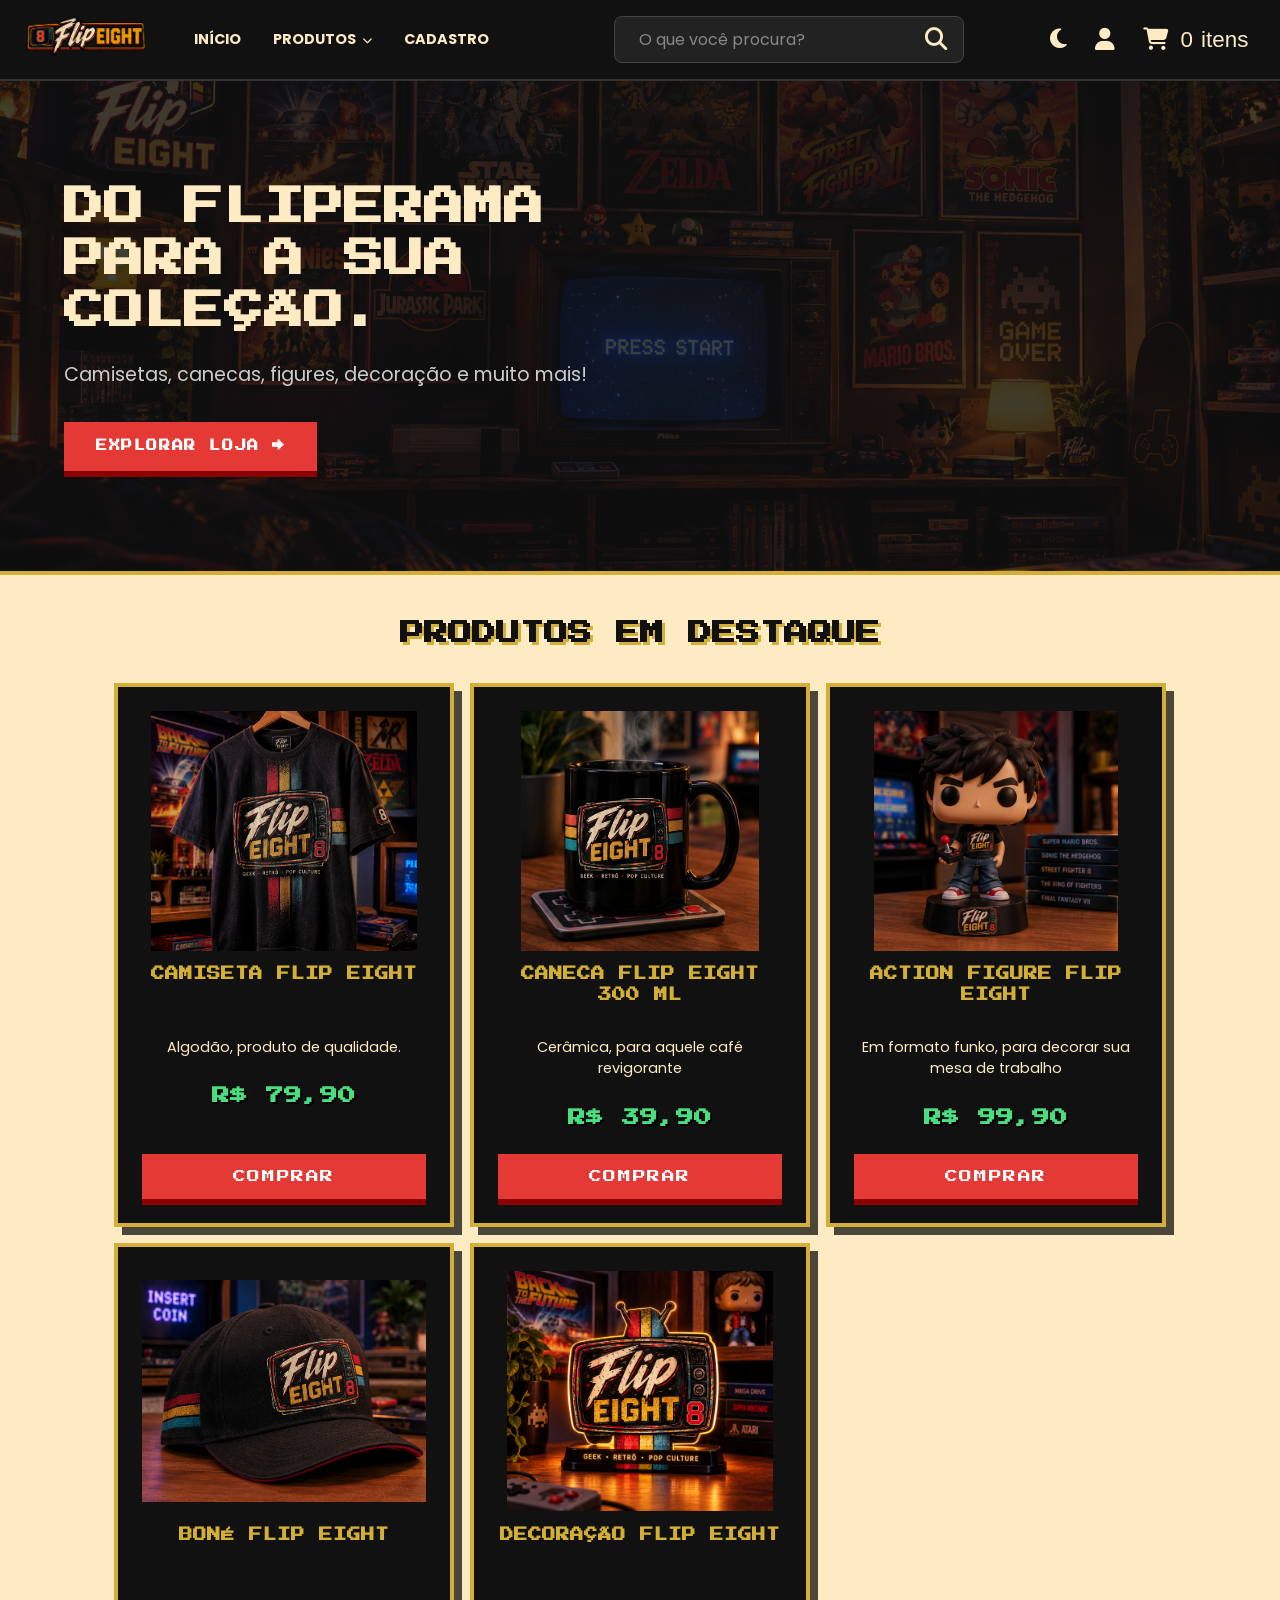
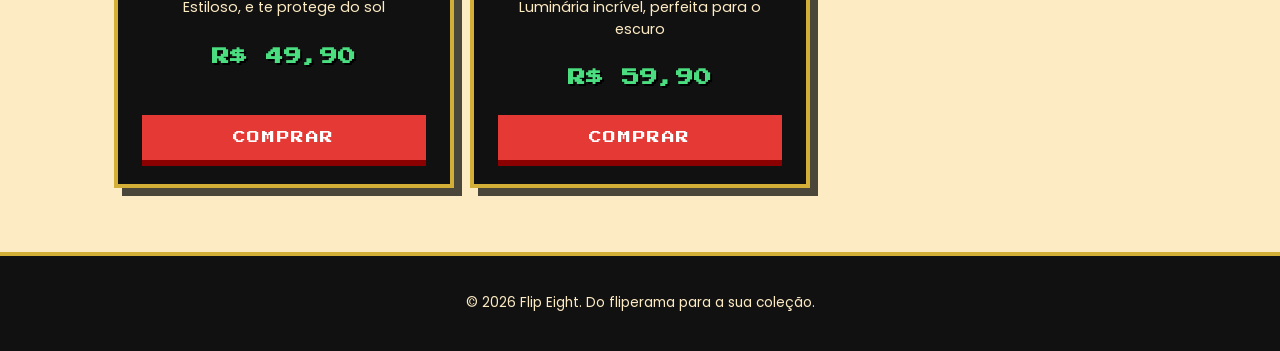
<file: index.html>
<!doctype html>
<html lang="pt-BR">
  <head>
    <meta charset="UTF-8" />
    <meta name="viewport" content="width=device-width, initial-scale=1.0" />
    <title>Flip Eight</title>

    <link rel="preconnect" href="https://fonts.googleapis.com" />
    <link rel="preconnect" href="https://fonts.gstatic.com" crossorigin />
    <link
      rel="stylesheet"
      href="https://fonts.googleapis.com/css2?family=Poppins:wght@400;700&display=swap"
    />
    <link
      rel="stylesheet"
      href="https://fonts.googleapis.com/css2?family=Press+Start+2P&display=swap"
    />
    <link
      rel="stylesheet"
      href="https://cdnjs.cloudflare.com/ajax/libs/font-awesome/6.4.0/css/all.min.css"
    />
    <link rel="icon" type="image/png" href="img/favicon.png" />

    <link rel="stylesheet" href="style.css" />
  </head>

  <body>
    <!-- =========================================
       Cabeçalho e menuzinho de navegação
    ========================================= -->

    <header class="cabecalho">
      <div class="logo-container">
        <a href="index.html">
          <img src="img/logo.png" alt="Flip Eight" class="logo" />
        </a>
      </div>

      <nav class="menu-principal">
        <button
          class="btn-hamburguer"
          aria-label="Abrir Menu"
          onclick="alternarMenu()"
        >
          ☰
        </button>

        <ul id="lista-menu">
          <li><a href="index.html">INÍCIO</a></li>

          <li class="dropdown">
            <a href="produtos.html" class="dropbtn"
              >PRODUTOS<i
                class="fa-solid fa-chevron-down"
                style="font-size: 0.7em; margin-left: 6px"
              >
              </i
            ></a>
            <ul class="dropdown-conteudo" id="drop-categorias">
              <li><a href="produtos.html?categoria=camisetas">Camisetas</a></li>
              <li><a href="produtos.html?categoria=canecas">Canecas</a></li>
              <li><a href="produtos.html?categoria=bones">Bonés</a></li>
              <li><a href="produtos.html?categoria=figures">Figures</a></li>
              <li><a href="produtos.html?categoria=decoracao">Decoração</a></li>
            </ul>
          </li>

          <li><a href="cadastro.html">CADASTRO</a></li>
        </ul>
      </nav>

      <div class="barra-pesquisa">
        <input
          type="text"
          placeholder="O que você procura?"
          aria-label="Campo de busca"
        />
        <button aria-label="Buscar" class="icone btn-busca">
          <i class="fa-solid fa-magnifying-glass"></i>
        </button>
      </div>

      <div class="icones-acao">
        <button
          id="btn-tema"
          aria-label="Alternar Tema"
          class="icone"
          onclick="alternarTema()"
        >
          <i class="fa-solid fa-moon"></i>
        </button>

        <button aria-label="Perfil" class="icone">
          <i class="fa-solid fa-user"></i>
        </button>

        <button
          aria-label="Carrinho"
          class="icone carrinho-btn"
          onclick="alternarCarrinho()"
        >
          <i class="fa-solid fa-cart-shopping"></i>
          <span id="contador" class="badge-carrinho">0</span>
          <span id="palavra">itens</span>
        </button>
      </div>
    </header>

    <!-- =========================================
       Banner Principal
    ========================================= -->

    <section class="hero">
      <div class="hero-conteudo">
        <h1>DO FLIPERAMA PARA A SUA COLEÇÃO.</h1>
        <p>Camisetas, canecas, figures, decoração e muito mais!</p>
        <a href="produtos.html" class="btn-explorar">EXPLORAR LOJA &rarr;</a>
      </div>
    </section>

    <div id="aviso" class="toast"></div>

    <div
      id="fundo-carrinho"
      class="fundo-carrinho"
      onclick="fecharCarrinho()"
    ></div>

    <aside
      id="painel-carrinho"
      class="painel-carrinho"
      aria-label="Meu carrinho"
    >
      <div class="carrinho-topo">
        <button
          type="button"
          class="btn-fechar"
          aria-label="Fechar carrinho"
          onclick="fecharCarrinho()"
        >
          <i class="fa-solid fa-xmark"></i>
        </button>

        <h2>Meu carrinho</h2>
      </div>

      <div class="carrinho-corpo">
        <ul id="lista-carrinho"></ul>
      </div>

      <div class="carrinho-rodape">
        <p class="total-carrinho">Total: <span id="total">R$ 0,00</span></p>
        <button type="button" onclick="enviarWhatsApp()">
          Pedir no WhatsApp
        </button>
        <button type="button" onclick="limparCarrinho()">
          Esvaziar Carrinho
        </button>
      </div>
    </aside>

    <!-- =========================================
       Vitrines
    ========================================= -->

    <main id="vitrine-produtos">
      <h2>Produtos em Destaque</h2>

      <section class="vitrine" id="vitrine-destaque"></section>
    </main>

    <!-- =========================================
       Rodapé
    ========================================= -->

    <footer class="rodape">
      <p>&copy; 2026 Flip Eight. Do fliperama para a sua coleção.</p>
    </footer>

    <!-- =========================================
       Script
    ========================================= -->

    <script src="script.js"></script>
  </body>
</html>
</file>
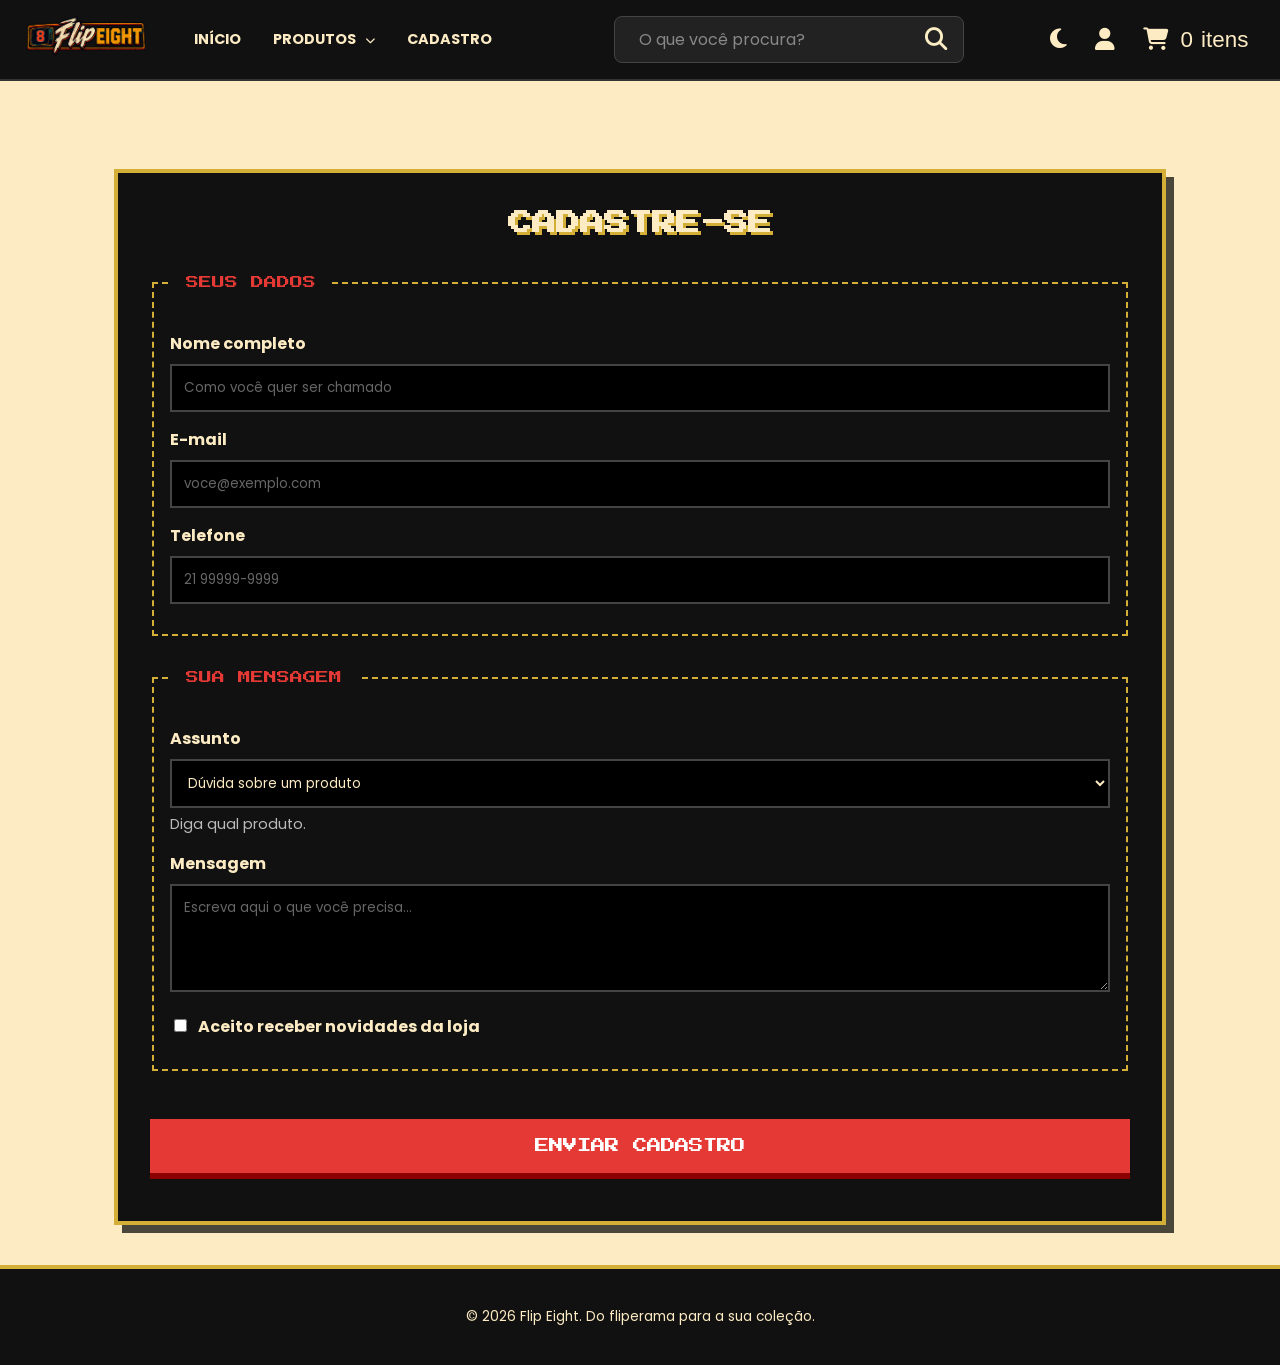
<file: cadastro.html>
<!doctype html>
<html lang="pt-BR">
  <head>
    <meta charset="UTF-8" />
    <meta name="viewport" content="width=device-width, initial-scale=1.0" />
    <title>Flip Eight - Cadastro</title>

    <link rel="preconnect" href="https://fonts.googleapis.com" />
    <link rel="preconnect" href="https://fonts.gstatic.com" crossorigin />
    <link
      rel="stylesheet"
      href="https://fonts.googleapis.com/css2?family=Poppins:wght@400;700&display=swap"
    />
    <link
      rel="stylesheet"
      href="https://fonts.googleapis.com/css2?family=Press+Start+2P&display=swap"
    />
    <link
      rel="stylesheet"
      href="https://cdnjs.cloudflare.com/ajax/libs/font-awesome/6.4.0/css/all.min.css"
    />
    <link rel="icon" type="image/png" href="img/favicon.png" />

    <link rel="stylesheet" href="style.css" />
  </head>
  <body>
    <!-- =========================================
       Cabeçalho e Menu
    ========================================= -->

    <header class="cabecalho">
      <div class="logo-container">
        <a href="index.html">
          <img src="img/logo.png" alt="Flip Eight" class="logo" />
        </a>
      </div>

      <nav class="menu-principal">
        <button
          class="btn-hamburguer"
          aria-label="Abrir Menu"
          onclick="alternarMenu()"
        >
          ☰
        </button>

        <ul id="lista-menu">
          <li><a href="index.html">INÍCIO</a></li>

          <li class="dropdown">
            <a href="produtos.html" class="dropbtn"
              >PRODUTOS
              <i
                class="fa-solid fa-chevron-down"
                style="font-size: 0.7em; margin-left: 6px"
              ></i
            ></a>
            <ul class="dropdown-conteudo" id="drop-categorias">
              <li><a href="produtos.html?categoria=camisetas">Camisetas</a></li>
              <li><a href="produtos.html?categoria=canecas">Canecas</a></li>
              <li><a href="produtos.html?categoria=bones">Bonés</a></li>
              <li><a href="produtos.html?categoria=figures">Figures</a></li>
              <li><a href="produtos.html?categoria=decoracao">Decoração</a></li>
            </ul>
          </li>

          <li><a href="cadastro.html">CADASTRO</a></li>
        </ul>
      </nav>

      <div class="barra-pesquisa">
        <input
          type="text"
          placeholder="O que você procura?"
          aria-label="Campo de busca"
        />
        <button aria-label="Buscar" class="icone btn-busca">
          <i class="fa-solid fa-magnifying-glass"></i>
        </button>
      </div>

      <div class="icones-acao">
        <button
          id="btn-tema"
          aria-label="Alternar Tema"
          class="icone"
          onclick="alternarTema()"
        >
          <i class="fa-solid fa-moon"></i>
        </button>

        <button aria-label="Perfil" class="icone">
          <i class="fa-solid fa-user"></i>
        </button>

        <button
          aria-label="Carrinho"
          class="icone carrinho-btn"
          onclick="alternarCarrinho()"
        >
          <i class="fa-solid fa-cart-shopping"></i>
          <span id="contador" class="badge-carrinho">0</span>
          <span id="palavra">itens</span>
        </button>
      </div>
    </header>

    <!-- =========================================
       Conteúdo Principal - Formulário de Cadastro
    ========================================= -->

    <main>
      <section id="cadastro">
        <h2>Cadastre-se</h2>
        <form
          action=""
          method="post"
          onsubmit="return validarCadastro();"
          novalidate
        >
          <fieldset>
            <legend>Seus dados</legend>
            <label for="nome">Nome completo</label>
            <input
              type="text"
              id="nome"
              name="nome"
              placeholder="Como você quer ser chamado"
              required
              minlength="3"
              maxlength="80"
              oninput="conferirNome()"
            />
            <p id="erro-nome" class="erro"></p>

            <label for="email">E-mail</label>
            <input
              type="email"
              id="email"
              name="email"
              placeholder="voce@exemplo.com"
              required
            />
            <p id="erro-email" class="erro"></p>

            <label for="telefone">Telefone</label>
            <input
              type="tel"
              id="telefone"
              name="telefone"
              pattern="[0-9]{2} [0-9]{5}-[0-9]{4}"
              placeholder="21 99999-9999"
              required
            />
            <p id="erro-telefone" class="erro"></p>
          </fieldset>

          <fieldset>
            <legend>Sua mensagem</legend>

            <label for="assunto">Assunto</label>
            <select id="assunto" name="assunto" onchange="mudarDica()">
              <option value="duvida">Dúvida sobre um produto</option>
              <option value="pedido">Acompanhar um pedido</option>
              <option value="troca">Troca ou devolução</option>
              <option value="parceria">Parceria</option>
            </select>
            <p id="dica" class="dica">Diga qual produto.</p>

            <label for="mensagem">Mensagem</label>
            <textarea
              id="mensagem"
              name="mensagem"
              rows="4"
              placeholder="Escreva aqui o que você precisa..."
            ></textarea>
            <p id="erro-mensagem" class="erro"></p>

            <label>
              <input type="checkbox" id="aceite" name="aceite" required />
              Aceito receber novidades da loja
            </label>
            <p id="erro-aceite" class="erro"></p>
          </fieldset>

          <button type="submit">Enviar cadastro</button>
          <p id="resultado" class="aviso"></p>
        </form>
      </section>
    </main>

    <!-- =========================================
       Rodapé
    ========================================= -->

    <footer class="rodape">
      <p>&copy; 2026 Flip Eight. Do fliperama para a sua coleção.</p>
    </footer>

    <!-- =========================================
       Carrinho
    ========================================= -->

    <div id="aviso" class="toast"></div>
    <div
      id="fundo-carrinho"
      class="fundo-carrinho"
      onclick="fecharCarrinho()"
    ></div>

    <aside
      id="painel-carrinho"
      class="painel-carrinho"
      aria-label="Meu carrinho"
    >
      <div class="carrinho-topo">
        <button
          type="button"
          class="btn-fechar"
          aria-label="Fechar carrinho"
          onclick="fecharCarrinho()"
        >
          <i class="fa-solid fa-xmark"></i>
        </button>
        <h2>Meu carrinho</h2>
      </div>
      <div class="carrinho-corpo">
        <ul id="lista-carrinho"></ul>
      </div>
      <div class="carrinho-rodape">
        <p class="total-carrinho">Total: <span id="total">R$ 0,00</span></p>
        <button type="button" onclick="enviarWhatsApp()">
          Pedir no WhatsApp
        </button>
        <button type="button" onclick="limparCarrinho()">
          Esvaziar Carrinho
        </button>
      </div>
    </aside>

    <script src="script.js"></script>
  </body>
</html>
</file>
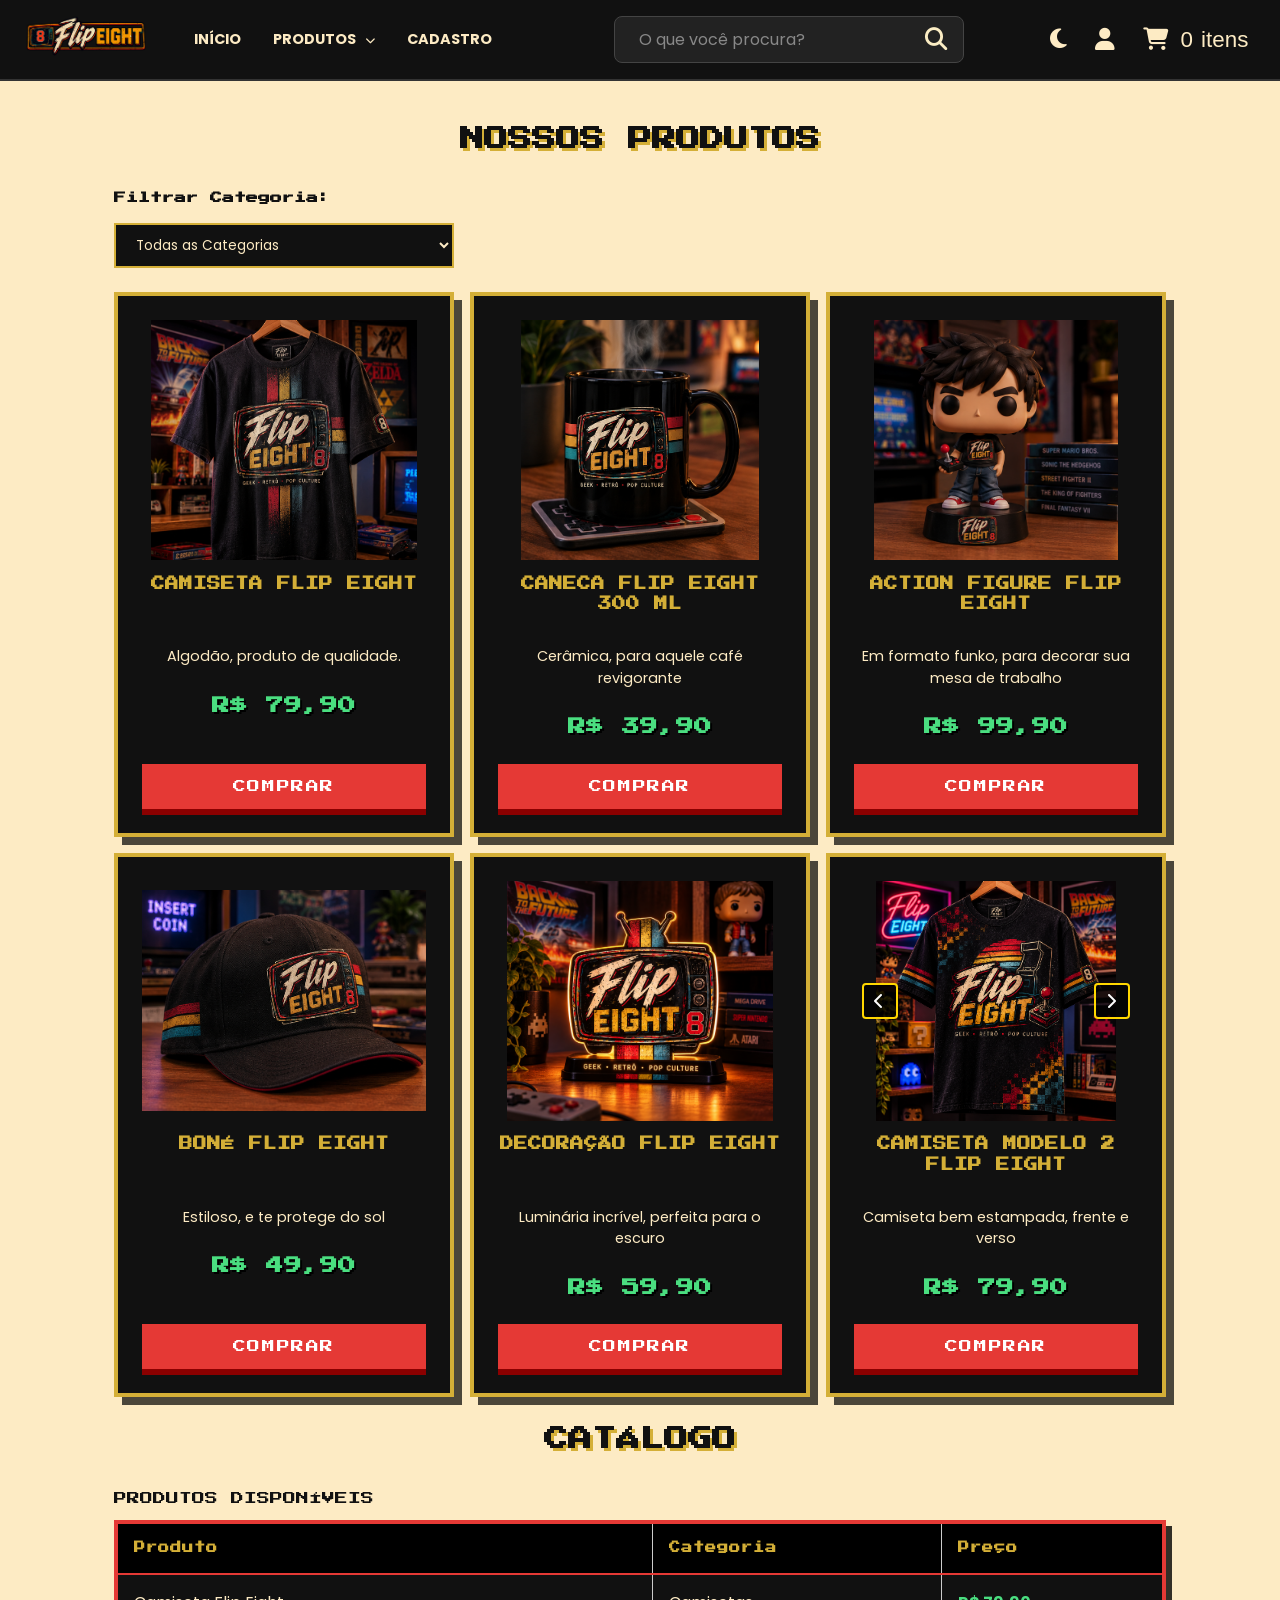
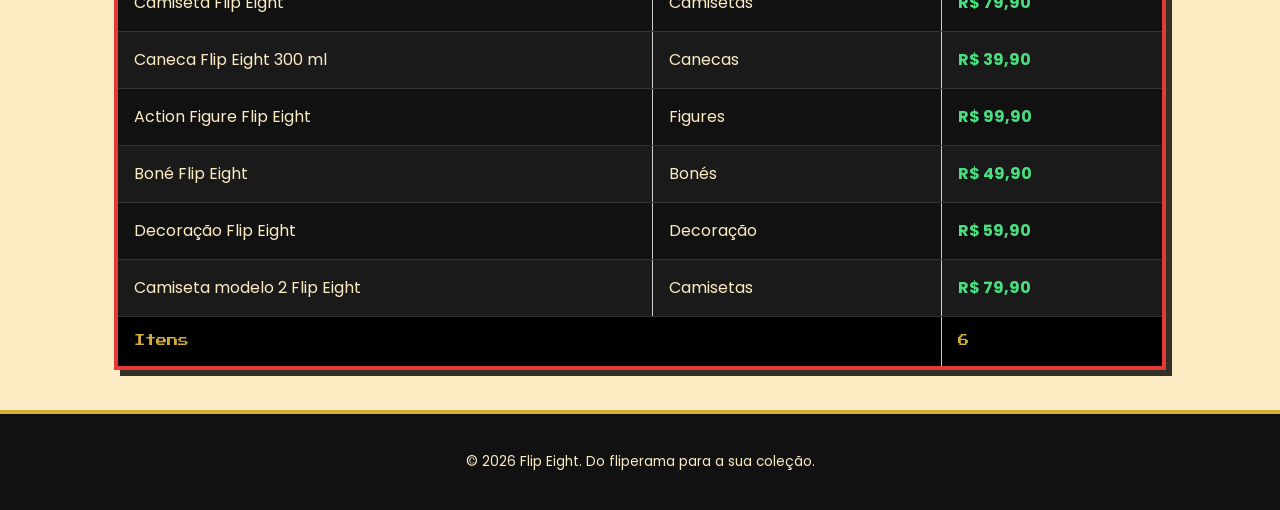
<file: produtos.html>
<!doctype html>
<html lang="pt-BR">
  <head>
    <meta charset="UTF-8" />
    <meta name="viewport" content="width=device-width, initial-scale=1.0" />
    <title>Flip Eight - Produtos</title>

    <link rel="preconnect" href="https://fonts.googleapis.com" />
    <link rel="preconnect" href="https://fonts.gstatic.com" crossorigin />
    <link
      rel="stylesheet"
      href="https://fonts.googleapis.com/css2?family=Poppins:wght@400;700&display=swap"
    />
    <link
      rel="stylesheet"
      href="https://fonts.googleapis.com/css2?family=Press+Start+2P&display=swap"
    />
    <link
      rel="stylesheet"
      href="https://cdnjs.cloudflare.com/ajax/libs/font-awesome/6.4.0/css/all.min.css"
    />
    <link rel="icon" type="image/png" href="img/favicon.png" />

    <link rel="stylesheet" href="style.css" />
  </head>

  <body>
    <!-- =========================================
        Cabeçalho e Menu
        ========================================= -->

    <header class="cabecalho">
      <div class="logo-container">
        <a href="index.html">
          <img src="img/logo.png" alt="Flip Eight" class="logo" />
        </a>
      </div>

      <nav class="menu-principal">
        <button
          class="btn-hamburguer"
          aria-label="Abrir Menu"
          onclick="alternarMenu()"
        >
          ☰
        </button>

        <ul id="lista-menu">
          <li><a href="index.html">INÍCIO</a></li>

          <li class="dropdown">
            <a href="produtos.html" class="dropbtn"
              >PRODUTOS
              <i
                class="fa-solid fa-chevron-down"
                style="font-size: 0.7em; margin-left: 6px"
              ></i
            ></a>
            <ul class="dropdown-conteudo" id="drop-categorias">
              <li><a href="produtos.html?categoria=camisetas">Camisetas</a></li>
              <li><a href="produtos.html?categoria=canecas">Canecas</a></li>
              <li><a href="produtos.html?categoria=bones">Bonés</a></li>
              <li><a href="produtos.html?categoria=figures">Figures</a></li>
              <li><a href="produtos.html?categoria=decoracao">Decoração</a></li>
            </ul>
          </li>

          <li><a href="cadastro.html">CADASTRO</a></li>
        </ul>
      </nav>

      <div class="barra-pesquisa">
        <input
          type="text"
          placeholder="O que você procura?"
          aria-label="Campo de busca"
        />
        <button aria-label="Buscar" class="icone btn-busca">
          <i class="fa-solid fa-magnifying-glass"></i>
        </button>
      </div>

      <div class="icones-acao">
        <button
          id="btn-tema"
          aria-label="Alternar Tema"
          class="icone"
          onclick="alternarTema()"
        >
          <i class="fa-solid fa-moon"></i>
        </button>

        <button aria-label="Perfil" class="icone">
          <i class="fa-solid fa-user"></i>
        </button>

        <button
          aria-label="Carrinho"
          class="icone carrinho-btn"
          onclick="alternarCarrinho()"
        >
          <i class="fa-solid fa-cart-shopping"></i>
          <span id="contador" class="badge-carrinho">0</span>
          <span id="palavra">itens</span>
        </button>
      </div>
    </header>

    <!-- =========================================
       Conteúdo Principal - Vitrine e Catálogo
    ========================================= -->

    <main id="vitrine-produtos">
      <h2>Nossos Produtos</h2>

      <div class="container-filtro">
        <label for="filtro-categoria">Filtrar Categoria:</label>
        <select
          id="filtro-categoria"
          onchange="mostrarVitrine(this.value)"
        ></select>
      </div>

      <section class="vitrine" id="vitrine"></section>

      <h2>Catálogo</h2>
      <table>
        <caption>
          Produtos disponíveis
        </caption>
        <thead>
          <tr>
            <th>Produto</th>
            <th>Categoria</th>
            <th>Preço</th>
          </tr>
        </thead>
        <tbody id="tabela-corpo"></tbody>
        <tfoot>
          <tr>
            <td colspan="2">Itens</td>
            <td id="tabela-total">0</td>
          </tr>
        </tfoot>
      </table>
    </main>

    <!-- =========================================
       Rodapé
    ========================================= -->

    <footer class="rodape">
      <p>&copy; 2026 Flip Eight. Do fliperama para a sua coleção.</p>
    </footer>

    <!-- =========================================
       Carrinho
    ========================================= -->

    <div id="aviso" class="toast"></div>
    <div
      id="fundo-carrinho"
      class="fundo-carrinho"
      onclick="fecharCarrinho()"
    ></div>

    <aside
      id="painel-carrinho"
      class="painel-carrinho"
      aria-label="Meu carrinho"
    >
      <div class="carrinho-topo">
        <button
          type="button"
          class="btn-fechar"
          aria-label="Fechar carrinho"
          onclick="fecharCarrinho()"
        >
          <i class="fa-solid fa-xmark"></i>
        </button>
        <h2>Meu carrinho</h2>
      </div>
      <div class="carrinho-corpo">
        <ul id="lista-carrinho"></ul>
      </div>
      <div class="carrinho-rodape">
        <p class="total-carrinho">Total: <span id="total">R$ 0,00</span></p>
        <button type="button" onclick="enviarWhatsApp()">
          Pedir no WhatsApp
        </button>
        <button type="button" onclick="limparCarrinho()">
          Esvaziar Carrinho
        </button>
      </div>
    </aside>

    <script src="script.js"></script>
  </body>
</html>
</file>
<file: style.css>
* {
  box-sizing: border-box;
}

/* =========================================
Paletas de Cores
========================================= */

:root {
  --cor-fundo: #fdebc4;
  --cor-escura: #111111;
  --cor-destaque: #e53935;
  --cor-destaquehover: #b71c1c;
  --cor-destaqueshadow: #8b0000;
  --cor-vitrinehover: #ff5252;
  --cor-laranja: #fc7202;
  --cor-vitrinedes: #d4af37;
  --cor-detalhe: #d4af37;
}

/* =========================================
Estilos Gerais da Página
========================================= */

body {
  font-family: "Poppins", Arial, Helvetica, sans-serif;
  background-color: var(--cor-fundo);
  color: #333333;
  margin: 0;
  line-height: 1.5;
}

main {
  max-width: 1100px;
  margin: 0 auto;
  padding: 40px 24px;
}

/* =========================================
Cabeçalho e menuzinho de navegaç~ao
========================================= */

.cabecalho {
  display: flex;
  justify-content: space-between;
  align-items: center;
  flex-wrap: wrap;
  background-color: var(--cor-escura);
  padding: 16px 2%;
  border-bottom: 2px solid #333;
  position: relative;
}

.btn-hamburguer {
  display: block;
  background: none;
  border: none;
  color: var(--cor-fundo);
  font-size: 2rem;
  cursor: pointer;
}

.logo {
  margin: 0;
  max-width: 120px;
}

.logo-container {
  order: 2;
  display: flex;
  justify-content: center;
}

.menu-principal {
  order: 1;
  flex: 1;
  display: flex;
  justify-content: flex-start;
}

.menu-principal > ul {
  display: none;
  flex-direction: column;
  position: absolute;
  top: 100%;
  left: 0;
  width: 100%;
  background-color: var(--cor-escura);
  padding: 16px 0;
  margin: 0;
  gap: 24px;
  border-bottom: 2px solid #333;
  z-index: 10;
  list-style: none;
}

.menu-principal > ul.ativo {
  display: flex;
}

.menu-principal a {
  display: block;
  color: var(--cor-fundo);
  text-decoration: none;
  font-weight: 700;
  font-size: 1.1rem;
  text-align: left;
  padding-left: 24px;
  text-transform: uppercase;
  transition: color 0.3s;
}

.menu-principal a:hover {
  color: var(--cor-destaque);
}

.icones-acao {
  order: 3;
  flex: 1;
  display: flex;
  justify-content: flex-end;
  gap: 16px;
}

.icone {
  background: none;
  border: none;
  color: var(--cor-fundo);
  font-size: 1.4rem;
  cursor: pointer;
  transition: color 0.3s;
}

.icone:hover {
  background-color: transparent;
  color: var(--cor-destaque);
}

.icone:hover #contador {
  background-color: transparent;
  color: var(--cor-destaque);
}

.badge-carrinho {
  background-color: var(--cor-destaque);
  color: var(--cor-fundo);
  font-size: 1.4rem;
  padding: 2px 6px;
  border-radius: 50%;
  vertical-align: top;
  margin-left: 4px;
}

/* =========================================
Dropdown de Produtos
========================================= */

.dropdown {
  position: relative;
  display: inline-block;
}

.dropdown-conteudo {
  display: none;
  position: absolute;
  top: 100%;
  left: 0;
  background-color: #fdebc4;
  min-width: 160px;
  box-shadow: 0px 8px 16px rgba(0, 0, 0, 0.4);
  list-style: none;
  padding: 0;
  margin: 0;
  z-index: 1000;
  border: 2px solid #e53935;
  border-radius: 4px;
}

.dropdown-conteudo li a {
  color: #121212;
  padding: 12px 16px;
  text-decoration: none;
  display: block;
  font-size: 0.8rem;
  font-family: "Poppins", sans-serif;
  font-weight: 700;
  text-transform: uppercase;
}

.dropdown-conteudo li a:hover {
  background-color: #e53935;
  color: #ffffff;
}

.dropdown:hover .dropdown-conteudo {
  display: block;
}

.dropbtn i {
  margin-left: 6px;
}

/* =========================================
Barra de Pesquisa (Mobile)
========================================= */

.barra-pesquisa {
  order: 4;
  flex-basis: 100%;
  display: flex;
  background-color: #222222;
  border-radius: 8px;
  padding: 2px 16px;
  margin-top: 16px;
  align-items: center;
  border: 1px solid #444444;
}

.barra-pesquisa input {
  width: 100%;
  background: transparent;
  border: none;
  color: #fbedc4;
  font-family: inherit;
  font-size: 1rem;
  outline: none;
}

.barra-pesquisa input:focus {
  border: none;
  outline: none;
}

.barra-pesquisa input::placeholder {
  color: #888888;
}

.btn-busca {
  color: #fbedc4;
  margin: 0;
  padding: 0;
  display: flex;
  align-items: center;
  justify-content: center;
}

/* =========================================
Banner Principal
========================================= */

.hero {
  background-image:
    linear-gradient(rgba(17, 17, 17, 0.8), rgba(17, 17, 17, 0.8)),
    url("img/hero.png");
  background-size: cover;
  background-position: center;
  padding: 60px 5%;
  color: #ffffff;
  display: flex;
  align-items: center;
  border-bottom: 4px solid #d4af37;
}

.hero-conteudo {
  max-width: 600px;
}

.hero-conteudo h1 {
  font-family: "Press Start 2P", cursive;
  font-size: 1.5rem;
  color: var(--cor-fundo);
  margin: 0 0 24px 0;
  line-height: 1.3;
  text-align: left;
}

.hero-conteudo p {
  font-size: 1.2rem;
  margin-bottom: 32px;
  color: #cccccc;
}

.btn-explorar {
  display: inline-block;
  font-family: "Press Start 2P", cursive;
  font-size: 0.7rem;
  letter-spacing: 0.1rem;
  background-color: var(--cor-destaque);
  color: white;
  text-decoration: none;
  padding: 16px 32px;
  font-weight: bold;
  border-radius: 0;
  box-shadow: 0px 6px 0px var(--cor-destaqueshadow);
  transition: all 0.1s;
}

.btn-explorar:hover {
  background-color: var(--cor-vitrinehover);
}

/* =========================================
Filtro
========================================= */

.container-filtro {
  display: grid;
  grid-template-columns: 1fr;
  gap: 16px;
  margin-bottom: 24px;
}

.container-filtro label {
  font-family: "Press Start 2P", cursive;
  font-size: 0.75rem;
  color: var(--cor-escura);
  margin: 0;
}

.container-filtro select {
  grid-column: 1;
  width: 100%;
  font-family: "Poppins", sans-serif;
  background-color: var(--cor-escura);
  color: var(--cor-fundo);
  border: 2px solid var(--cor-vitrinedes);
  padding: 10px 16px;
  font-size: 0.85rem;
  cursor: pointer;
  border-radius: 0;
}

.container-filtro select:focus {
  border-color: var(--cor-destaque);
  outline: none;
}

/* =========================================
Vitrines
========================================= */

.vitrine {
  display: grid;
  grid-template-columns: 1fr;
  gap: 16px;
  margin: 24px 0;
}

.produto {
  background-color: var(--cor-escura);
  border: 4px solid var(--cor-vitrinedes);
  border-radius: 0;
  padding: 24px;
  text-align: center;
  box-shadow: 8px 8px 0px rgba(0, 0, 0, 0.7);
  transition:
    transform 0.2s,
    border-color 0.2s,
    box-shadow 0.2s;
  display: flex;
  flex-direction: column;
}

.produto:hover {
  transform: scale(1.05);
  border-color: var(--cor-destaque);
  box-shadow: 0 0 20px var(--cor-destaque);
}

.produto h3 {
  font-family: "Press Start 2P", cursive;
  font-size: 0.85rem;
  color: var(--cor-vitrinedes);
  text-transform: uppercase;
  margin-bottom: 16px;
  line-height: 1.5;
  min-height: 42px;
}

.produto p {
  font-family: "Poppins", sans-serif;
  color: var(--cor-fundo);
  font-size: 0.9rem;
  margin-bottom: 24px;
}

.produto .preco {
  font-family: "Press Start 2P", cursive;
  color: #4ade80;
  font-size: 1.1rem;
  margin-bottom: 24px;
  text-shadow: 2px 2px 0px #000000;
}

.produto button {
  font-family: "Press Start 2P", cursive;
  background-color: var(--cor-destaque);
  color: #ffffff;
  letter-spacing: 0.1rem;
  border: none;
  box-sizing: border-box;
  width: 100%;
  padding: 16px;
  font-size: 0.8rem;
  text-transform: uppercase;
  cursor: pointer;
  box-shadow: 0px 6px 0px var(--cor-destaqueshadow);
  transition: all 0.1s;
  display: block;
  margin: 0;
  margin-top: auto;
}

.produto button:hover {
  background-color: var(--cor-vitrinehover);
}

.produto button:active {
  transform: translateY(6px);
  box-shadow: 0px 0px 0px var(--cor-destaqueshadow);
}

.produto img {
  width: 100%;
  height: 240px;
  aspect-ratio: 1/1;
  object-fit: contain;
  margin-bottom: 24px;
}

/* =========================================
Carrinho Lateral
========================================= */

.fundo-carrinho {
  position: fixed;
  inset: 0;
  background-color: rgba(0, 0, 0, 0.7);
  opacity: 0;
  pointer-events: none;
  transition: opacity 0.3s;
  z-index: 90;
}

.fundo-carrinho.aberto {
  opacity: 1;
  pointer-events: auto;
}

.painel-carrinho {
  position: fixed;
  top: 0;
  right: 0;
  height: 100%;
  width: min(400px, 100%);
  display: flex;
  flex-direction: column;
  background-color: var(--cor-escura);
  border-left: 4px solid var(--cor-vitrinedes);
  color: var(--cor-fundo);
  transform: translateX(100%);
  transition: transform 0.3s;
  z-index: 100;
}

.painel-carrinho.aberto {
  transform: translateX(0);
}

.carrinho-topo {
  display: flex;
  align-items: center;
  gap: 16px;
  padding: 16px 20px;
  border-bottom: 2px solid #333333;
}

.carrinho-topo h2 {
  font-size: 0.9rem;
  margin: 0;
  text-align: left;
}

.carrinho-corpo {
  flex: 1;
  overflow-y: auto;
  padding: 16px 20px;
}

.carrinho-rodape {
  padding: 16px 20px;
  border-top: 2px solid #333333;
}

#lista-carrinho {
  list-style: none;
  margin: 0;
  padding: 0;
}

#lista-carrinho li {
  display: flex;
  justify-content: space-between;
  align-items: center;
  gap: 12px;
  padding: 12px 0;
  border-bottom: 1px solid #333333;
}

#lista-carrinho li.carrinho-vazio {
  flex-direction: column;
  justify-content: center;
  gap: 16px;
  padding: 80px 0;
  border-bottom: none;
  text-align: center;
}

.carrinho-vazio i {
  font-size: 4rem;
  color: #777777;
}

.carrinho-vazio p {
  margin: 0;
  font-weight: 700;
}

.total-carrinho {
  font-family: "Press Start 2P", cursive;
  font-size: 0.8rem;
  color: #4ade80;
  margin-top: 0;
}

.painel-carrinho button {
  font-family: "Press Start 2P", cursive;
  font-size: 0.7rem;
  background-color: var(--cor-destaque);
  color: #ffffff;
  border: none;
  padding: 12px 16px;
  cursor: pointer;
  box-shadow: 0px 4px 0px var(--cor-destaqueshadow);
}

.painel-carrinho button:hover {
  background-color: var(--cor-vitrinehover);
}

.carrinho-rodape button {
  width: 100%;
  margin-top: 12px;
}

#lista-carrinho button {
  font-size: 0.6rem;
}

.painel-carrinho .btn-fechar {
  background: none;
  box-shadow: none;
  color: var(--cor-fundo);
  font-size: 1.6rem;
  padding: 0;
}

.painel-carrinho .btn-fechar:hover {
  background: none;
  color: var(--cor-destaque);
}

/* =========================================
   Setinhas Frente/Verso
========================================= */

.container-foto-produto {
  position: relative;
  width: 100%;
  display: flex;
  align-items: center;
  justify-content: center;
}

.container-foto-produto img {
  width: 100%;
  margin-bottom: 0;
}

.produto .seta-foto {
  position: absolute;
  top: 50%;
  transform: translateY(-50%);
  width: 36px !important;
  height: 36px !important;
  padding: 0;
  margin: 0;
  display: flex;
  align-items: center;
  justify-content: center;
  background: rgba(0, 0, 0, 0.75);
  color: #ffffff;
  border: 2px solid #ffd700;
  border-radius: 4px;
  box-shadow: none;
  font-size: 1rem;
  line-height: 1;
  cursor: pointer;
  z-index: 5;
}

.produto .seta-foto:hover {
  background-color: var(--cor-destaque, #e53935);
  color: #ffffff;
}

.produto .seta-foto:active {
  transform: translateY(-50%);
  box-shadow: none;
}

.produto .seta-esq {
  left: 8px;
}

.produto .seta-dir {
  right: 8px;
}

/* =========================================
Tipografias, toast e tabelas
========================================= */

h1 {
  color: #fc7202;
  text-align: center;
  font-size: 1.75rem;
}

h2 {
  font-family: "Press Start 2P", cursive;
  color: var(--cor-escura);
  font-size: 1.5rem;
  text-transform: uppercase;
  text-shadow: 3px 3px 0px var(--cor-detalhe);
  margin-top: 0;
  margin-bottom: 32px;
  text-align: center;
}

#cadastro h2,
.carrinho-topo h2 {
  color: #fdebc4;
}

.carrinho-topo h2 {
  text-shadow: none;
}

table {
  border-collapse: collapse;
  width: 100%;
  background-color: var(--cor-escura);
  color: var(--cor-fundo);
  border: 4px solid var(--cor-destaque);
  box-shadow: 6px 6px 0px rgba(0, 0, 0, 0.8);
}

caption {
  text-align: left;
  padding-bottom: 12px;
  font-family: "Press Start 2P", cursive;
  font-size: 0.8rem;
  color: var(--cor-escura);
  text-transform: uppercase;
}

th,
td {
  border: 1px solid #cccccc;
  padding: 8px;
  text-align: left;
}

th {
  background-color: #000000;
  color: var(--cor-detalhe);
  font-family: "Press Start 2P", cursive;
  font-size: 0.7rem;
  padding: 16px;
  text-align: left;
  letter-spacing: 1px;
  border-bottom: 2px solid var(--cor-destaque);
}

td {
  padding: 16px;
  text-align: left;
  border-bottom: 1px solid #333333;
}

.preco {
  color: #4ade80;
  font-weight: bold;
}

.destaque {
  background-color: #fff3cd;
  padding: 12px;
  border-radius: 6px;
}

.carrinho {
  text-align: center;
  font-weight: bold;
}

#contador {
  background-color: transparent;
  color: var(--cor-fundo);
  padding: 2px 2px;
  border-radius: 12px;
  transition: color 0.3s;
}

.toast {
  position: fixed;
  bottom: 24px;
  left: 24px;
  z-index: 1000;
  font-family: "Press Start 2P", cursive;
  font-size: 0.75rem;
  line-height: 1.4;
  background-color: var(--cor-escura);
  color: #4ade80;
  border: 3px solid var(--cor-vitrinedes);
  padding: 16px 20px;
  box-shadow: 6px 6px 0px rgba(0, 0, 0, 0.8);
  opacity: 0;
  visibility: hidden;
  transform: translateY(20px);
  pointer-events: none;
  transition:
    opacity 0.3s ease,
    transform 0.3s ease;
}

.toast.ativo {
  opacity: 1;
  visibility: visible;
  transform: translateY(0);
  pointer-events: auto;
}

.toast:empty {
  display: none;
}

.vitrine .aviso {
  grid-column: 1 / -1;
  width: 100%;
  text-align: left;
}

.erro {
  color: #ff6b6b;
  font-size: 0.9rem;
  margin: 6px 0 0;
}

.dica {
  color: #bbbbbb;
  font-size: 0.9rem;
  margin: 6px 0 0;
}

#resultado {
  margin-top: 16px;
  color: var(--cor-fundo);
  font-family: "Press Start 2P", cursive;
  font-size: 0.75rem;
}

tbody tr:nth-child(even) {
  background-color: #1a1a1a;
}

tbody tr:hover {
  background-color: var(--cor-destaque);
  color: #ffffff;
  transition: background-color 0.2s;
}

tbody tr:hover .preco {
  color: #ffffff;
}

tfoot td {
  background-color: #000000;
  font-family: "Press Start 2P", cursive;
  font-size: 0.7rem;
  color: var(--cor-detalhe);
}

/* =========================================
FOormulário de Cadastro
========================================= */

#cadastro {
  background-color: var(--cor-escura);
  border: 4px solid var(--cor-detalhe);
  border-radius: 0;
  padding: 32px;
  margin-top: 48px;
  box-shadow: 8px 8px 0px rgba(0, 0, 0, 0.7);
}

fieldset {
  border: 2px dashed var(--cor-vitrinedes);
  border-radius: 0;
  padding: 24px 16px;
  margin-bottom: 32px;
}

legend {
  font-family: "Press Start 2P", cursive;
  color: var(--cor-destaque);
  font-size: 0.8rem;
  padding: 0 16px;
  text-transform: uppercase;
}

label {
  display: block;
  margin-top: 16px;
  font-family: "Poppins", sans-serif;
  color: var(--cor-fundo);
  font-weight: 700;
}

input,
select,
textarea {
  width: 100%;
  padding: 8px;
  border: 1px solid #cccccc;
  border-radius: 4px;
  font-family: inherit;
}

input[type="checkbox"] {
  width: auto;
}

#cadastro input[type="text"],
#cadastro input[type="email"],
#cadastro input[type="tel"],
#cadastro select,
#cadastro textarea {
  width: 100%;
  padding: 12px;
  margin-top: 8px;
  background-color: #000000;
  color: var(--cor-fundo);
  font-family: "Poppins", sans-serif;
  border: 2px solid #444444;
  border-radius: 0;
  box-sizing: border-box;
  transition: all 0.3s ease;
}

#cadastro input[type="text"]:focus,
#cadastro input[type="email"]:focus,
#cadastro input[type="tel"]:focus,
#cadastro select:focus,
#cadastro textarea:focus {
  border-color: var(--cor-destaque);
  outline: none;
  box-shadow: 0 0 10px rgba(229, 57, 53, 0.3);
}

#cadastro input::placeholder,
#cadastro textarea::placeholder {
  color: #666666;
}

input[type="checkbox"] {
  width: auto;
  margin-right: 8px;
}

#cadastro button[type="submit"] {
  font-family: "Press Start 2P", cursive;
  background-color: var(--cor-destaque);
  color: #ffffff;
  border: none;
  padding: 20px 32px;
  margin-top: 16px;
  font-size: 0.9rem;
  text-transform: uppercase;
  cursor: pointer;
  box-shadow: 0px 6px 0px var(--cor-destaqueshadow);
  transition: all 0.1s;
  width: 100%;
}

#cadastro button[type="submit"]:hover {
  background-color: var(--cor-vitrinehover);
}

#cadastro button[type="submit"]:active {
  transform: translateY(6px);
  box-shadow: 0px 0px 0px var(--cor-destaqueshadow);
}

/* =========================================
Rodapé
========================================= */

.rodape {
  background-color: var(--cor-escura);
  color: var(--cor-fundo);
  border-top: 4px solid var(--cor-vitrinedes);
  text-align: center;
  padding: 24px 5%;
  font-size: 0.85rem;
}

/* =========================================
Responsividade
========================================= */

@media (max-width: 599px) {
  th,
  td {
    padding: 10px 8px;
  }
  th,
  tfoot td {
    font-size: 0.55rem;
    letter-spacing: 0;
  }
}

@media (min-width: 600px) {
  .vitrine {
    grid-template-columns: 1fr 1fr;
  }

  h1 {
    font-size: 2.25rem;
  }

  .container-filtro {
    grid-template-columns: 1fr 1fr;
  }
}

@media (min-width: 900px) {
  .cabecalho {
    flex-wrap: nowrap;
    gap: 48px;
  }

  .hero {
    padding: 100px 5%;
  }

  .hero-conteudo h1 {
    font-size: 2.5rem;
  }

  .vitrine {
    grid-template-columns: 1fr 1fr 1fr;
  }

  h1 {
    font-size: 2.75rem;
  }

  .btn-hamburguer {
    display: none;
  }

  .menu-principal > ul {
    display: flex;
    flex-direction: row;
    position: static;
    width: auto;
    padding: 0;
    border: none;
    gap: 32px;
  }

  .menu-principal a {
    font-size: 0.9rem;
    padding-left: 0;
    flex: unset;
  }

  .logo-container {
    order: 1;
  }

  .menu-principal {
    order: 2;
  }

  .icones-acao {
    order: 4;
    flex: unset;
  }

  .barra-pesquisa {
    order: 3;
    flex-basis: auto;
    flex: 1;
    max-width: 350px;
    margin-top: 0;
    margin-left: 32px;
    margin-right: 32px;
  }

  .container-filtro {
    grid-template-columns: 1fr 1fr 1fr;
  }
}

@media (max-width: 899px) {
  .cabecalho {
    column-gap: 8px;
  }

  .icones-acao {
    display: contents;
  }

  .menu-principal {
    order: 1;
    flex: 0 0 auto;
  }

  #btn-tema {
    order: 2;
  }

  .logo-container {
    order: 3;
    margin: 0 auto;
  }

  button[aria-label="Perfil"] {
    order: 4;
  }

  .carrinho-btn {
    order: 5;
    white-space: nowrap;
  }

  .barra-pesquisa {
    order: 6;
  }

  #palavra {
    display: none;
  }
}

/* =========================================
Dark Mode
========================================= */

body.dark-mode {
  background-color: #121212;
  color: #fdebc4;
}

body.dark-mode caption {
  color: #fdebc4;
}

body.dark-mode .produto,
body.dark-mode table,
body.dark-mode #cadastro,
body.dark-mode .painel-carrinho {
  background-color: #1e1e1e;
}

body.dark-mode .menu-principal a,
body.dark-mode .icone,
body.dark-mode h1,
body.dark-mode h2,
body.dark-mode .produto p,
body.dark-mode .hero-conteudo p,
body.dark-mode .container-filtro label {
  color: #fdebc4;
}

body.dark-mode table,
body.dark-mode td,
body.dark-mode th {
  color: #fdebc4;
}

body.dark-mode .container-filtro select,
body.dark-mode select option {
  background-color: #1e1e1e;
  color: #fdebc4;
}

body.dark-mode #cadastro label,
body.dark-mode #cadastro input,
body.dark-mode #cadastro select,
body.dark-mode #cadastro textarea {
  color: #fdebc4;
}

body.dark-mode .dropdown-conteudo {
  background-color: #1e1e1e;
  border-color: #fdebc4;
}

body.dark-mode .dropdown-conteudo li a {
  color: #fdebc4;
}

body.dark-mode .dropdown-conteudo li a:hover {
  background-color: #fdebc4;
  color: #1e1e1e;
}
</file>
